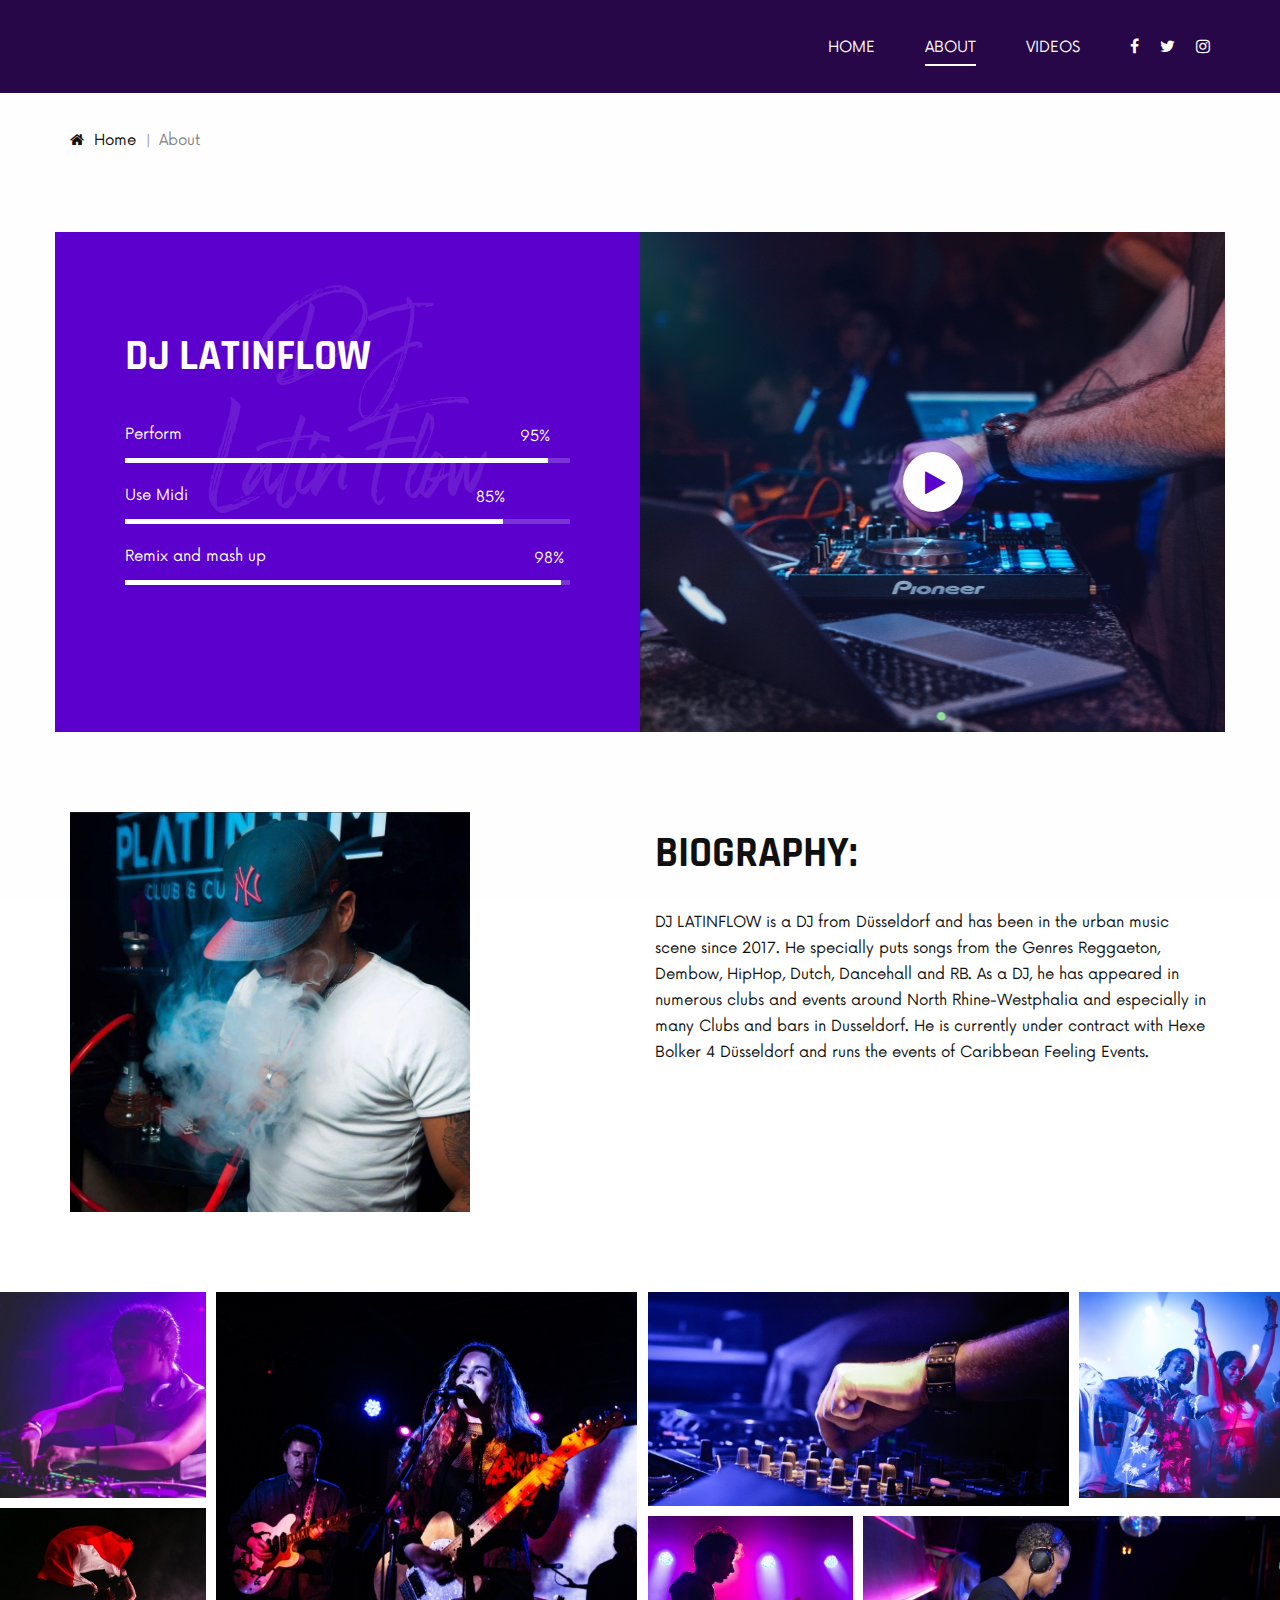
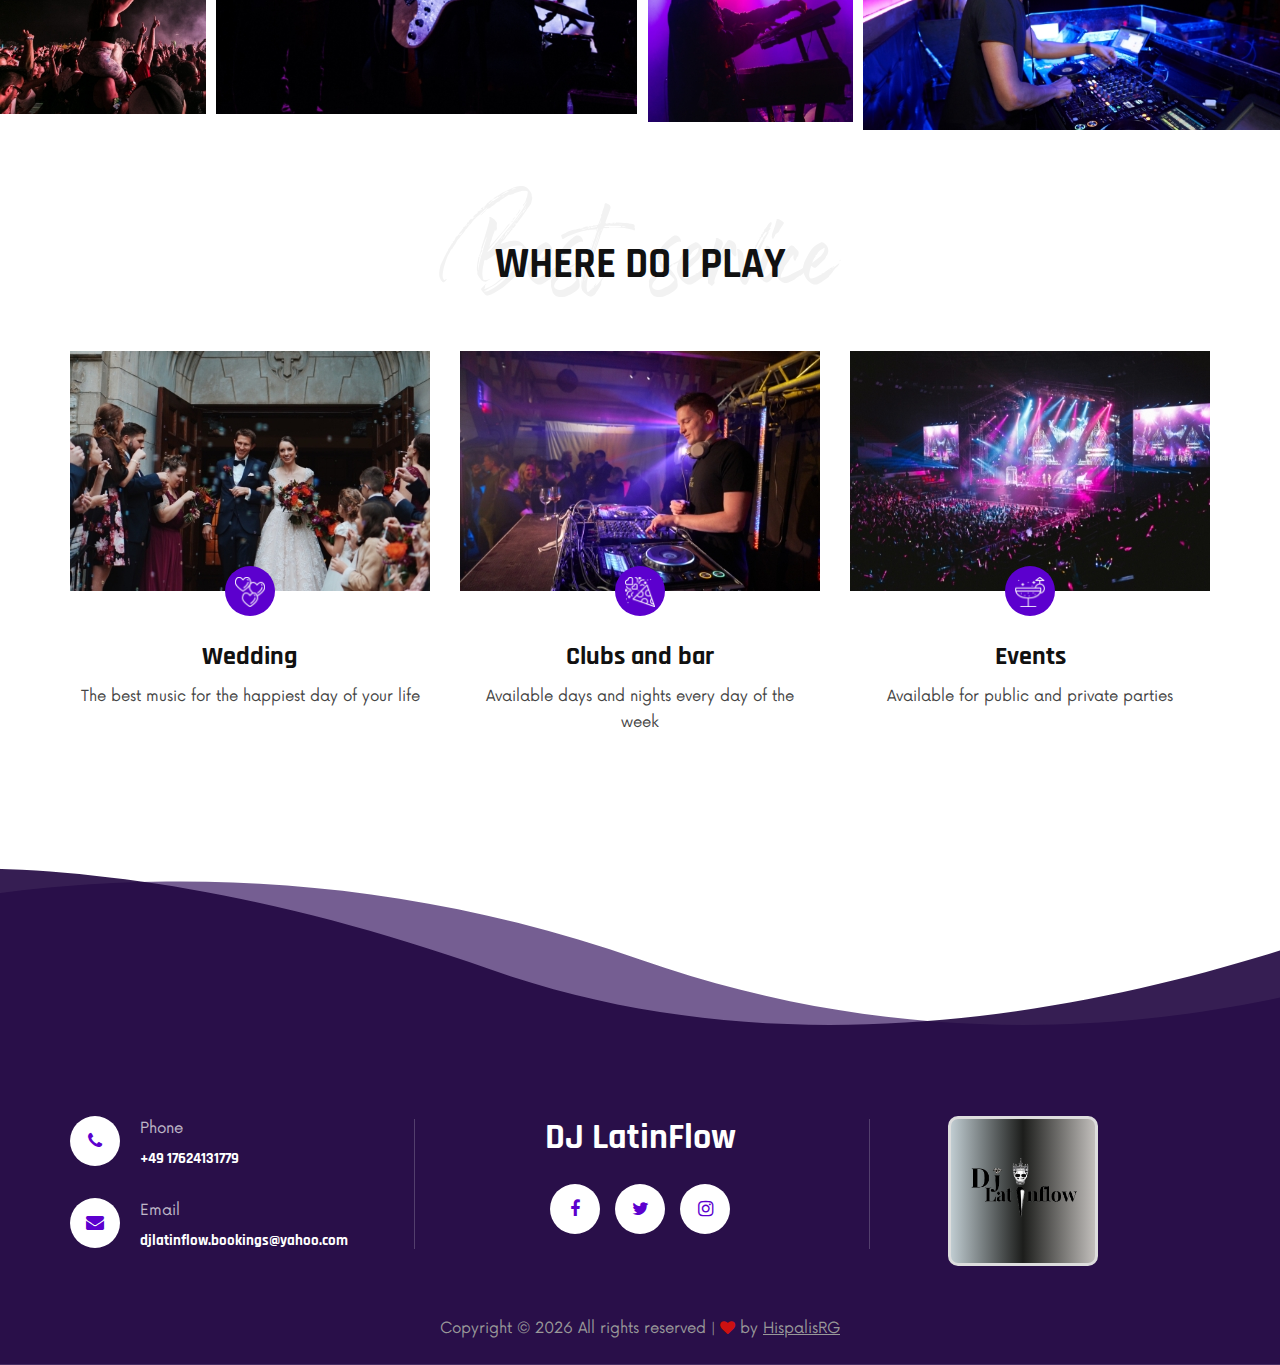
<file: about.html>
<!DOCTYPE html>
<html lang="zxx">
  <head>
    <meta charset="UTF-8" />
    <meta name="description" content="DJoz Template" />
    <meta name="keywords" content="DJoz, unica, creative, html" />
    <meta name="viewport" content="width=device-width, initial-scale=1.0" />
    <meta http-equiv="X-UA-Compatible" content="ie=edge" />
    <title>DJ LatinFlow</title>

    <!-- Google Font -->
    <link
      href="https://fonts.googleapis.com/css2?family=Rajdhani:wght@400;500;600;700&display=swap"
      rel="stylesheet"
    />

    <!-- Css Styles -->
    <link rel="stylesheet" href="css/bootstrap.min.css" type="text/css" />
    <link rel="stylesheet" href="css/font-awesome.min.css" type="text/css" />
    <link rel="stylesheet" href="css/barfiller.css" type="text/css" />
    <link rel="stylesheet" href="css/nowfont.css" type="text/css" />
    <link rel="stylesheet" href="css/rockville.css" type="text/css" />
    <link rel="stylesheet" href="css/magnific-popup.css" type="text/css" />
    <link rel="stylesheet" href="css/owl.carousel.min.css" type="text/css" />
    <link rel="stylesheet" href="css/slicknav.min.css" type="text/css" />
    <link rel="stylesheet" href="css/style.css" type="text/css" />
  </head>

  <body>
    <!-- Page Preloder -->
    <div id="preloder">
      <div class="loader"></div>
    </div>

    <!-- Header Section Begin -->
    <header class="header header--normal">
      <div class="container">
        <div class="row">
          <div class="col-lg-2 col-md-2">
            <div class="header__logo">
              <!-- <a href="./index.html"><img src="img/logo.png" alt=""></a> -->
            </div>
          </div>
          <div class="col-lg-10 col-md-10">
            <div class="header__nav">
              <nav class="header__menu mobile-menu">
                <ul>
                  <li><a href="./index.html">Home</a></li>
                  <li class="active"><a href="./about.html">About</a></li>
                  <!-- <li><a href="./discography.html">Discography</a></li> -->
                  <!-- <li><a href="./tours.html">Tours</a></li> -->
                  <li><a href="./videos.html">Videos</a></li>
                  <!-- <li><a href="#">Pages</a>
                                    <ul class="dropdown">
                                        <li><a href="./about.html">About</a></li>
                                        <li><a href="./blog.html">Blog</a></li>
                                        <li><a href="./blog-details.html">Blog Details</a></li>
                                    </ul>
                                </li> -->
                  <!-- <li><a href="./contact.html">Contact</a></li> -->
                </ul>
              </nav>
              <div class="header__right__social">
                <a href="https://www.facebook.com/DjLatinfloww"><i class="fa fa-facebook"></i></a>
                <a href="#"><i class="fa fa-twitter"></i></a>
                <a href="https://www.instagram.com/djlatinflow_official/"><i class="fa fa-instagram"></i></a>
                <!-- <a href="#"><i class="fa fa-dribbble"></i></a> -->
              </div>
            </div>
          </div>
        </div>
        <div id="mobile-menu-wrap"></div>
      </div>
    </header>
    <!-- Header Section End -->

    <!-- Breadcrumb Begin -->
    <div class="breadcrumb-option">
      <div class="container">
        <div class="row">
          <div class="col-lg-12">
            <div class="breadcrumb__links">
              <a href="#"><i class="fa fa-home"></i> Home</a>
              <span>About</span>
            </div>
          </div>
        </div>
      </div>
    </div>
    <!-- Breadcrumb End -->

    <!-- Skills Section Begin -->
    <section class="skills spad">
      <div class="container">
        <div class="row">
          <div class="col-lg-6 p-0">
            <div class="skills__content">
              <div class="section-title">
                <h2>DJ LatinFlow</h2>
                <h1>DJ LatinFlow</h1>
              </div>
              <!-- <p>
                DJ LATINFLOW ist ein DJ aus Düsseldorf und seit 2017 in der
                Urban Music - Szene unterwegs. Er legt speziell Songs aus den
                Genres Reggaeton, Dembow, HipHop, Dutch, Dancehall und RB auf.
                Als DJ hatte er schon zahlreiche Club- und
                Veranstaltungsauftritte rund um Nordrhein-Westfalen und vor
                allem in vielen Clubs und Bars in Düsseldorf. Zurzeit steht er
                unter Vertrag bei Hexe Bolker 4 Düsseldorf und leitet die
                Veranstaltungen von Caribbean Feeling Events.
              </p> -->
              <div class="skill__bar__item">
                <p>Perform</p>
                <div id="bar1" class="barfiller">
                  <span class="tip"></span>
                  <span class="fill" data-percentage="95"></span>
                </div>
              </div>
              <div class="skill__bar__item">
                <p>Use Midi</p>
                <div id="bar2" class="barfiller">
                  <span class="tip"></span>
                  <span class="fill" data-percentage="85"></span>
                </div>
              </div>
              <div class="skill__bar__item">
                <p>Remix and mash up</p>
                <div id="bar3" class="barfiller">
                  <span class="tip"></span>
                  <span class="fill" data-percentage="98"></span>
                </div>
              </div>
            </div>
          </div>
          <div class="col-lg-6 p-0">
            <div class="skills__video set-bg" data-setbg="img/skill-video.jpg">
              <a
                href="https://www.youtube.com/watch?v=S19UcWdOA-I?autoplay=1"
                class="play-btn video-popup"
                ><i class="fa fa-play"></i
              ></a>
            </div>
          </div>
        </div>
      </div>
    </section>
    <!-- Skills Section End -->

    <!-- About Section Begin -->
    <section class="about about--page spad">
      <div class="container">
        <div class="row">
          <div class="col-lg-6">
            <div class="about__pic">
              <img src="img/fumar.jpg" alt="" />
            </div>
          </div>
          <div class="col-lg-6">
            <div class="about__text">
              <div class="section-title">
                <h2>Biography:</h2>
              </div>
              <p>
                DJ LATINFLOW is a DJ from Düsseldorf and has been in the urban
                music scene since 2017. He specially puts songs from the Genres
                Reggaeton, Dembow, HipHop, Dutch, Dancehall and RB. As a DJ, he
                has appeared in numerous clubs and events around North
                Rhine-Westphalia and especially in many Clubs and bars in
                Dusseldorf. He is currently under contract with Hexe Bolker 4
                Düsseldorf and runs the events of Caribbean Feeling Events.
              </p>
              <!-- <img src="img/about/signature.png" alt=""> -->
            </div>
          </div>
        </div>
      </div>
    </section>
    <!-- About Section End -->

    <!-- About Pic Begin -->
    <div class="about-pic">
      <div class="container-fluid">
        <div class="row">
          <div class="col-lg-6">
            <div class="row">
              <div class="col-lg-4 col-md-4 col-sm-4 p-0">
                <img src="img/about/ap-1.jpg" alt="" />
                <img src="img/about/ap-2.jpg" alt="" />
              </div>
              <div class="col-lg-8 col-md-8 col-sm-8 p-0">
                <img src="img/about/ap-3.jpg" alt="" />
              </div>
            </div>
          </div>
          <div class="col-lg-6">
            <div class="row">
              <div class="col-lg-8 col-md-8 col-sm-8 p-0">
                <img src="img/about/ap-4.jpg" alt="" />
              </div>
              <div class="col-lg-4 col-md-4 col-sm-4 p-0">
                <img src="img/about/ap-5.jpg" alt="" />
              </div>
              <div class="col-lg-4 col-md-4 col-sm-4 p-0">
                <img src="img/about/ap-6.jpg" alt="" />
              </div>
              <div class="col-lg-8 col-md-8 col-sm-8 p-0">
                <img src="img/about/ap-7.jpg" alt="" />
              </div>
            </div>
          </div>
        </div>
      </div>
    </div>
    <!-- About Pic End -->

    <!-- About Services Section Begin -->
    <section class="about-services spad">
      <div class="container">
        <div class="row">
          <div class="col-lg-12">
            <div class="section-title center-title">
              <h2>WHERE DO I PLAY</h2>
              <h1>Best service</h1>
            </div>
          </div>
        </div>
        <div class="row">
          <div class="col-lg-4 col-md-6 col-sm-6">
            <div class="about__services__item">
              <div
                class="about__services__item__pic set-bg"
                data-setbg="img/services/as-1.jpg"
              >
                <div class="icon">
                  <img src="img/services/as-icon-1.png" alt="" />
                </div>
              </div>
              <div class="about__services__item__text">
                <h4>Wedding</h4>
                <p>The best music for the happiest day of your life</p>
              </div>
            </div>
          </div>
          <div class="col-lg-4 col-md-6 col-sm-6">
            <div class="about__services__item">
              <div
                class="about__services__item__pic set-bg"
                data-setbg="img/services/as-2.jpg"
              >
                <div class="icon">
                  <img src="img/services/as-icon-2.png" alt="" />
                </div>
              </div>
              <div class="about__services__item__text">
                <h4>Clubs and bar</h4>
                <p>Available days and nights every day of the week</p>
              </div>
            </div>
          </div>
          <div class="col-lg-4 col-md-6 col-sm-6">
            <div class="about__services__item">
              <div
                class="about__services__item__pic set-bg"
                data-setbg="img/services/as-3.jpg"
              >
                <div class="icon">
                  <img src="img/services/as-icon-3.png" alt="" />
                </div>
              </div>
              <div class="about__services__item__text">
                <h4>Events</h4>
                <p>Available for public and private parties</p>
              </div>
            </div>
          </div>
        </div>
      </div>
    </section>
    <!-- About Services Section End -->

    <!-- Footer Section Begin -->
    <footer
      class="footer footer--normal spad set-bg"
      data-setbg="img/footer-bg.png"
    >
      <div class="container">
        <div class="row">
          <div class="col-lg-3 col-md-6">
            <div class="footer__address">
              <ul>
                <li>
                    <i class="fa fa-phone"></i>
                    <p>Phone</p>
                    <h6>+49 17624131779</h6>
                  </li>
                  <li>
                    <i class="fa fa-envelope"></i>
                    <p>Email</p>
                    <h6>djlatinflow.bookings@yahoo.com</h6>
                  </li>
              </ul>
            </div>
          </div>
          <div class="col-lg-4 offset-lg-1 col-md-6">
            <div class="footer__social">
              <h2>DJ LatinFlow</h2>
              <div class="footer__social__links">
                <a href="https://www.facebook.com/DjLatinfloww"><i class="fa fa-facebook"></i></a>
                <a href="#"><i class="fa fa-twitter"></i></a>
                <a href="https://www.instagram.com/djlatinflow_official/"><i class="fa fa-instagram"></i></a>
                <!-- <a href="#"><i class="fa fa-dribbble"></i></a> -->
              </div>
            </div>
          </div>
          <div class="col-lg-3 offset-lg-1 col-md-6">
            <div class="footer__newslatter">
                <!-- <h4>Stay With me</h4> -->
                <h4><img class="img__logo" src="./img/logo.png" alt="" /></h4>
                <!-- <form action="#">
                    <input type="text" placeholder="Email">
                    <button type="submit"><i class="fa fa-send-o"></i></button>
                </form> -->
            </div>
        </div>
    </div>
    <!-- Link back to Colorlib can't be removed. Template is licensed under CC BY 3.0. -->
    <div class="footer__copyright__text">
        <p>Copyright &copy;
            <script>document.write(new Date().getFullYear());</script> All rights reserved | <i
                class="fa fa-heart" aria-hidden="true"></i> by <a href="#" target="_blank">HispalisRG</a>
        </p>
    </div>
        </div>
      </div>
    </footer>
    <!-- Footer Section End -->

    <!-- Js Plugins -->
    <script src="js/jquery-3.3.1.min.js"></script>
    <script src="js/bootstrap.min.js"></script>
    <script src="js/jquery.magnific-popup.min.js"></script>
    <script src="js/jquery.nicescroll.min.js"></script>
    <script src="js/jquery.barfiller.js"></script>
    <script src="js/jquery.countdown.min.js"></script>
    <script src="js/jquery.slicknav.js"></script>
    <script src="js/owl.carousel.min.js"></script>
    <script src="js/main.js"></script>

    <!-- Music Plugin -->
    <script src="js/jquery.jplayer.min.js"></script>
    <script src="js/jplayerInit.js"></script>
  </body>
</html>
</file>
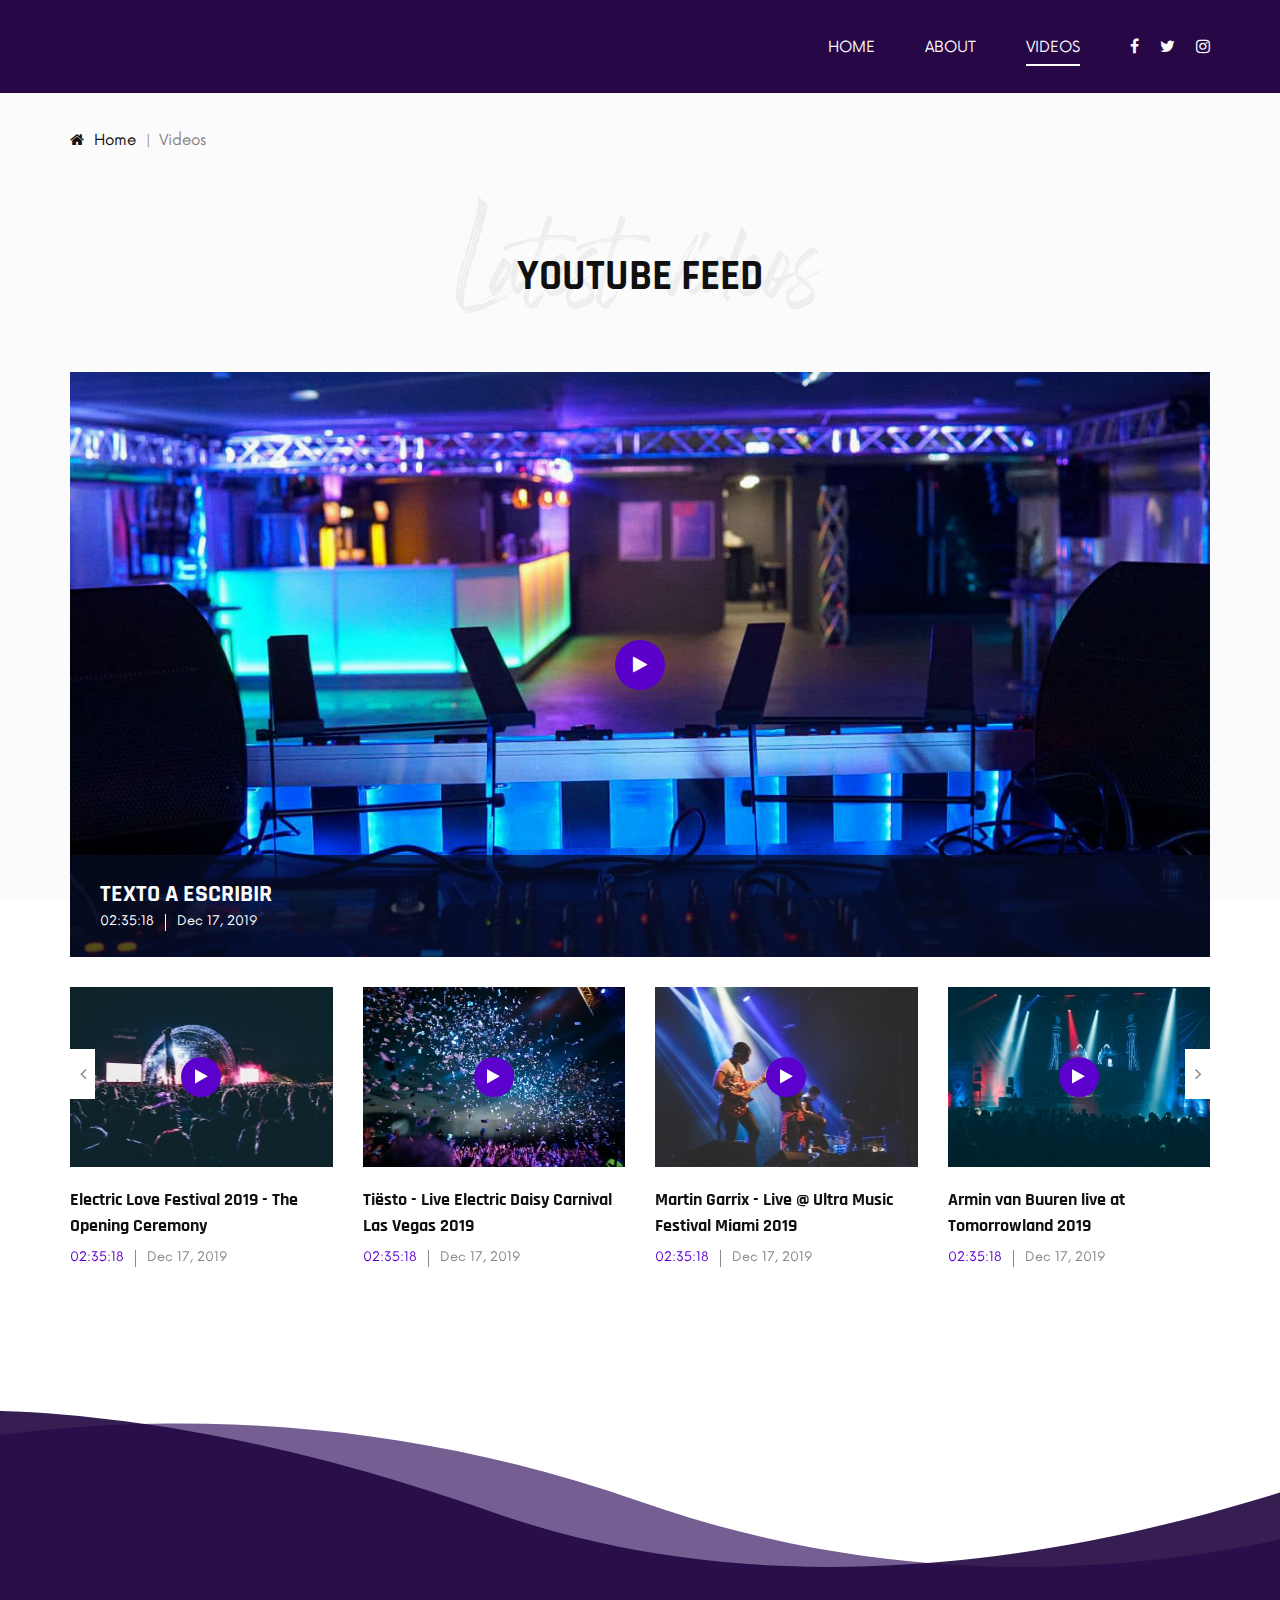
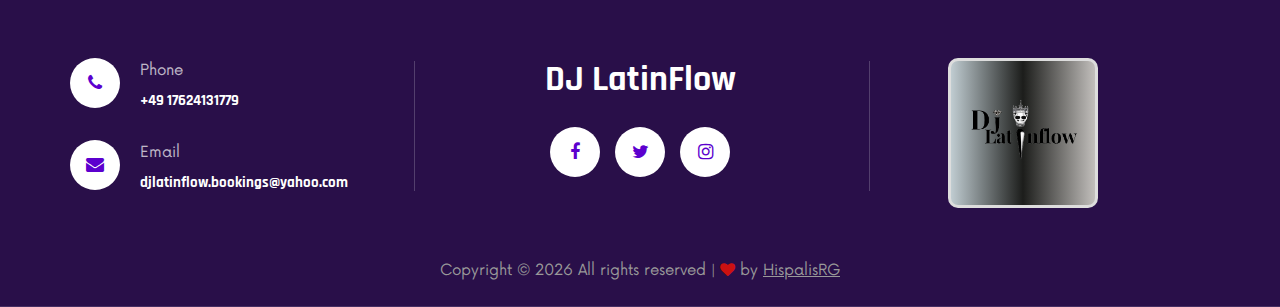
<file: videos.html>
<!DOCTYPE html>
<html lang="zxx">
  <head>
    <meta charset="UTF-8" />
    <meta name="description" content="DJoz Template" />
    <meta name="keywords" content="DJoz, unica, creative, html" />
    <meta name="viewport" content="width=device-width, initial-scale=1.0" />
    <meta http-equiv="X-UA-Compatible" content="ie=edge" />
    <title>Dj LatinFlow</title>

    <!-- Google Font -->
    <link
      href="https://fonts.googleapis.com/css2?family=Rajdhani:wght@400;500;600;700&display=swap"
      rel="stylesheet"
    />

    <!-- Css Styles -->
    <link rel="stylesheet" href="css/bootstrap.min.css" type="text/css" />
    <link rel="stylesheet" href="css/font-awesome.min.css" type="text/css" />
    <link rel="stylesheet" href="css/barfiller.css" type="text/css" />
    <link rel="stylesheet" href="css/nowfont.css" type="text/css" />
    <link rel="stylesheet" href="css/rockville.css" type="text/css" />
    <link rel="stylesheet" href="css/magnific-popup.css" type="text/css" />
    <link rel="stylesheet" href="css/owl.carousel.min.css" type="text/css" />
    <link rel="stylesheet" href="css/slicknav.min.css" type="text/css" />
    <link rel="stylesheet" href="css/style.css" type="text/css" />
  </head>

  <body>
    <!-- Page Preloder -->
    <div id="preloder">
      <div class="loader"></div>
    </div>

    <!-- Header Section Begin -->
    <header class="header header--normal">
      <div class="container">
        <div class="row">
          <div class="col-lg-2 col-md-2">
            <div class="header__logo">
              <!-- <a href="./index.html"><img src="img/logo.png" alt=""></a> -->
            </div>
          </div>
          <div class="col-lg-10 col-md-10">
            <div class="header__nav">
              <nav class="header__menu mobile-menu">
                <ul>
                  <li><a href="./index.html">Home</a></li>
                  <li><a href="./about.html">About</a></li>
                  <!-- <li><a href="./discography.html">Discography</a></li>
                                <li><a href="./tours.html">Tours</a></li> -->
                  <li class="active"><a href="./videos.html">Videos</a></li>
                  <!-- <li><a href="#">Pages</a>
                                    <ul class="dropdown">
                                        <li><a href="./about.html">About</a></li>
                                        <li><a href="./blog.html">Blog</a></li>
                                        <li><a href="./blog-details.html">Blog Details</a></li>
                                    </ul>
                                </li> -->
                  <!-- <li><a href="./contact.html">Contact</a></li> -->
                </ul>
              </nav>
              <div class="header__right__social">
                <a href="https://www.facebook.com/DjLatinfloww"
                  ><i class="fa fa-facebook"></i
                ></a>
                <a href="#"><i class="fa fa-twitter"></i></a>
                <a href="https://www.instagram.com/djlatinflow_official/"
                  ><i class="fa fa-instagram"></i
                ></a>
                <!-- <a href="#"><i class="fa fa-dribbble"></i></a> -->
              </div>
            </div>
          </div>
        </div>
        <div id="mobile-menu-wrap"></div>
      </div>
    </header>
    <!-- Header Section End -->

    <!-- Breadcrumb Begin -->
    <div class="breadcrumb-option">
      <div class="container">
        <div class="row">
          <div class="col-lg-12">
            <div class="breadcrumb__links">
              <a href="#"><i class="fa fa-home"></i> Home</a>
              <span>Videos</span>
            </div>
          </div>
        </div>
      </div>
    </div>
    <!-- Breadcrumb End -->

    <!-- Video Section Begin -->
    <section class="videos spad">
      <div class="container">
        <div class="row">
          <div class="col-lg-12">
            <div class="section-title center-title">
              <h2>YOutube feed</h2>
              <h1>Latest videos</h1>
            </div>
            <div
              class="videos__large__item set-bg"
              data-setbg="img/about/xone.png"
            >
              <a
                href="https://www.youtube.com/watch?v=yJg-Y5byMMw?autoplay=1"
                class="play-btn video-popup"
                ><i class="fa fa-play"></i
              ></a>
              <div class="videos__large__item__text">
                <h4>TEXTO A ESCRIBIR</h4>
                <ul>
                  <li>02:35:18</li>
                  <li>Dec 17, 2019</li>
                </ul>
              </div>
            </div>
            <div class="row">
              <div class="videos__slider owl-carousel">
                <div class="col-lg-3">
                  <div class="videos__item">
                    <div
                      class="videos__item__pic set-bg"
                      data-setbg="img/videos/videos-1.jpg"
                    >
                      <a
                        href="https://www.youtube.com/watch?v=yJg-Y5byMMw?autoplay=1"
                        class="play-btn video-popup"
                        ><i class="fa fa-play"></i
                      ></a>
                    </div>
                    <div class="videos__item__text">
                      <h5>
                        Electric Love Festival 2019 - The Opening Ceremony
                      </h5>
                      <ul>
                        <li>02:35:18</li>
                        <li>Dec 17, 2019</li>
                      </ul>
                    </div>
                  </div>
                </div>
                <div class="col-lg-3">
                  <div class="videos__item">
                    <div
                      class="videos__item__pic set-bg"
                      data-setbg="img/videos/videos-2.jpg"
                    >
                      <a
                        href="https://www.youtube.com/watch?v=K4DyBUG242c?autoplay=1"
                        class="play-btn video-popup"
                        ><i class="fa fa-play"></i
                      ></a>
                    </div>
                    <div class="videos__item__text">
                      <h5>
                        Tiësto - Live Electric Daisy Carnival Las Vegas 2019
                      </h5>
                      <ul>
                        <li>02:35:18</li>
                        <li>Dec 17, 2019</li>
                      </ul>
                    </div>
                  </div>
                </div>
                <div class="col-lg-3">
                  <div class="videos__item">
                    <div
                      class="videos__item__pic set-bg"
                      data-setbg="img/videos/videos-3.jpg"
                    >
                      <a
                        href="https://www.youtube.com/watch?v=3nQNiWdeH2Q?autoplay=1"
                        class="play-btn video-popup"
                        ><i class="fa fa-play"></i
                      ></a>
                    </div>
                    <div class="videos__item__text">
                      <h5>
                        Martin Garrix - Live @ Ultra Music Festival Miami 2019
                      </h5>
                      <ul>
                        <li>02:35:18</li>
                        <li>Dec 17, 2019</li>
                      </ul>
                    </div>
                  </div>
                </div>
                <div class="col-lg-3">
                  <div class="videos__item">
                    <div
                      class="videos__item__pic set-bg"
                      data-setbg="img/videos/videos-4.jpg"
                    >
                      <a
                        href="https://www.youtube.com/watch?v=Srqs4CitU2U?autoplay=1"
                        class="play-btn video-popup"
                        ><i class="fa fa-play"></i
                      ></a>
                    </div>
                    <div class="videos__item__text">
                      <h5>Armin van Buuren live at Tomorrowland 2019</h5>
                      <ul>
                        <li>02:35:18</li>
                        <li>Dec 17, 2019</li>
                      </ul>
                    </div>
                  </div>
                </div>
                <div class="col-lg-3">
                  <div class="videos__item">
                    <div
                      class="videos__item__pic set-bg"
                      data-setbg="img/videos/videos-3.jpg"
                    >
                      <a
                        href="https://www.youtube.com/watch?v=vBGiFtb8Rpw?autoplay=1"
                        class="play-btn video-popup"
                        ><i class="fa fa-play"></i
                      ></a>
                    </div>
                    <div class="videos__item__text">
                      <h5>
                        Martin Garrix - Live @ Ultra Music Festival Miami 2019
                      </h5>
                      <ul>
                        <li>02:35:18</li>
                        <li>Dec 17, 2019</li>
                      </ul>
                    </div>
                  </div>
                </div>
              </div>
            </div>
          </div>
        </div>
      </div>
    </section>
    <!-- Video Section End -->

    <!-- Footer Section Begin -->
    <footer
      class="footer footer--normal spad set-bg"
      data-setbg="img/footer-bg.png"
    >
      <div class="container">
        <div class="row">
          <div class="col-lg-3 col-md-6">
            <div class="footer__address">
              <ul>
                <li>
                  <i class="fa fa-phone"></i>
                  <p>Phone</p>
                  <h6>+49 17624131779</h6>
                </li>
                <li>
                  <i class="fa fa-envelope"></i>
                  <p>Email</p>
                  <h6>djlatinflow.bookings@yahoo.com</h6>
                </li>
              </ul>
            </div>
          </div>
          <div class="col-lg-4 offset-lg-1 col-md-6">
            <div class="footer__social">
              <h2>DJ LatinFlow</h2>
              <div class="footer__social__links">
                <a href="https://www.facebook.com/DjLatinfloww"
                  ><i class="fa fa-facebook"></i
                ></a>
                <a href="#"><i class="fa fa-twitter"></i></a>
                <a href="https://www.instagram.com/djlatinflow_official/"
                  ><i class="fa fa-instagram"></i
                ></a>
              </div>
            </div>
          </div>
          <div class="col-lg-3 offset-lg-1 col-md-6">
            <div class="footer__newslatter">
              <h4><img class="img__logo" src="./img/logo.png" alt="" /></h4>
              <!-- <form action="#">
                            <input type="text" placeholder="Email">
                            <button type="submit"><i class="fa fa-send-o"></i></button>
                        </form> -->
            </div>
          </div>
        </div>
        <div class="footer__copyright__text">
          <p>
            Copyright &copy;
            <script>
              document.write(new Date().getFullYear());
            </script>
            All rights reserved |
            <i class="fa fa-heart" aria-hidden="true"></i> by
            <a href="#" target="_blank">HispalisRG</a>
          </p>
        </div>
      </div>
    </footer>
    <!-- Footer Section End -->

    <!-- Js Plugins -->
    <script src="js/jquery-3.3.1.min.js"></script>
    <script src="js/bootstrap.min.js"></script>
    <script src="js/jquery.magnific-popup.min.js"></script>
    <script src="js/jquery.nicescroll.min.js"></script>
    <script src="js/jquery.barfiller.js"></script>
    <script src="js/jquery.countdown.min.js"></script>
    <script src="js/jquery.slicknav.js"></script>
    <script src="js/owl.carousel.min.js"></script>
    <script src="js/main.js"></script>

    <!-- Music Plugin -->
    <script src="js/jquery.jplayer.min.js"></script>
    <script src="js/jplayerInit.js"></script>
  </body>
</html>
</file>
<file: css/barfiller.css>
.barfiller {
    width:100%;
    height:12px;
    background:#fcfcfc;
    border:1px solid #ccc;
    position:relative;
    margin-bottom:20px;
    box-shadow: inset 1px 4px 9px -6px rgba(0,0,0,.5); 
    -moz-box-shadow: inset 1px 4px 9px -6px rgba(0,0,0,.5); 
}

.barfiller .fill {
    display:block;
    position:relative;
    width:0px;
    height:100%;
    background:#333;
    z-index:1;
}

.barfiller .tipWrap {
    display:none;
}

.barfiller .tip {
    margin-top:-30px;
    padding:2px 4px;
    font-size:11px;
    color:#fff;
    left:0px;
    position:absolute;
    z-index:2;
    background: #333;
} 

.barfiller .tip:after {
    border:solid;
    border-color:rgba(0,0,0,.8) transparent;
    border-width:6px 6px 0 6px;
    content:"";
    display:block;
    position:absolute;
    left:9px;
    top:100%;
    z-index:9
}
</file>
<file: css/nowfont.css>
/* #### Generated By: http://www.cufonfonts.com #### */

@font-face {
font-family: 'Now Regular';
font-style: normal;
font-weight: normal;
src: local('Now Regular'), url('../fonts/Now-Regular.woff') format('woff');
}


@font-face {
font-family: 'Now Thin';
font-style: normal;
font-weight: normal;
src: local('Now Thin'), url('../fonts/Now-Thin.woff') format('woff');
}


@font-face {
font-family: 'Now Light';
font-style: normal;
font-weight: normal;
src: local('Now Light'), url('../fonts/Now-Light.woff') format('woff');
}


@font-face {
font-family: 'Now Medium';
font-style: normal;
font-weight: normal;
src: local('Now Medium'), url('../fonts/Now-Medium.woff') format('woff');
}


@font-face {
font-family: 'Now Bold';
font-style: normal;
font-weight: normal;
src: local('Now Bold'), url('../fonts/Now-Bold.woff') format('woff');
}


@font-face {
font-family: 'Now Black';
font-style: normal;
font-weight: normal;
src: local('Now Black'), url('../fonts/Now-Black.woff') format('woff');
}
</file>
<file: css/rockville.css>
@font-face {
font-family: 'Rockville Solid Regular';
font-style: normal;
font-weight: normal;
src: local('Rockville Solid Regular'), url('../fonts/Rockville Solid.woff') format('woff');
}
</file>
<file: css/style.css>
/******************************************************************
  Template Name: DJoz
  Description:  DJoz Music HTML Template
  Author: Colorlib
  Author URI: https://colorlib.com
  Version: 1.0
  Created: Colorlib
******************************************************************/

/*------------------------------------------------------------------
[Table of contents]

1.  Template default CSS
	1.1	Variables
	1.2	Mixins
	1.3	Flexbox
	1.4	Reset
2.  Helper Css
3.  Header Section
4.  Hero Section
5.  Services Section
6.  Track Section
7.  Countdown Section
8.  Team Section
9.  Contact
10.  Footer Style
-------------------------------------------------------------------*/

/*----------------------------------------*/

/* Template default CSS
/*----------------------------------------*/

html,
body {
	height: 100%;
	font-family: "Now Regular";
	-webkit-font-smoothing: antialiased;
}

h1,
h2,
h3,
h4,
h5,
h6 {
	margin: 0;
	color: #111111;
	font-weight: 400;
	font-family: "Rajdhani", sans-serif;
}

h1 {
	font-size: 70px;
}

h2 {
	font-size: 36px;
}

h3 {
	font-size: 30px;
}

h4 {
	font-size: 24px;
}

h5 {
	font-size: 18px;
}

h6 {
	font-size: 16px;
}

p {
	font-size: 15px;
	font-family: "Now Regular";
	color: #444444;
	font-weight: 400;
	line-height: 26px;
	margin: 0 0 15px 0;
}

img {
	max-width: 100%;
}

.img__logo {
	border: 3px solid #dddddd;
  border-radius: 10px;
  padding: 5px;
  width: 150px;
  background: linear-gradient(0.25turn, #c0ccd1, #1c1d1b, #c2bfbc);

}

.img__logo:hover {
	box-shadow: 0 0 2px 1px rgba(238, 241, 20, 0.5);
}

input:focus,
select:focus,
button:focus,
textarea:focus {
	outline: none;
}

a:hover,
a:focus {
	text-decoration: none;
	outline: none;
	color: #ffffff;
}

ul,
ol {
	padding: 0;
	margin: 0;
}

/*---------------------
  Helper CSS
-----------------------*/

.section-title {
	margin-bottom: 40px;
	position: relative;
	z-index: 1;
}

.section-title.center-title {
	text-align: center;
}

.section-title h2 {
	font-size: 42px;
	color: #111111;
	font-weight: 700;
	text-transform: uppercase;
}

.section-title h1 {
	font-size: 100px;
	color: #f2f2f2;
	font-family: "Rockville Solid Regular";
	position: absolute;
	left: 0;
	top: -45px;
	width: 100%;
	z-index: -1;
}

.set-bg {
	background-repeat: no-repeat;
	background-size: cover;
	background-position: top center;
	
}

.spad {
	padding-top: 100px;
	padding-bottom: 100px;
}

.text-white h1,
.text-white h2,
.text-white h3,
.text-white h4,
.text-white h5,
.text-white h6,
.text-white p,
.text-white span,
.text-white li,
.text-white a {
	color: #fff;
}

/* buttons */

.primary-btn {
	display: inline-block;
	font-size: 15px;
	text-transform: uppercase;
	padding: 14px 25px 12px;
	color: #ffffff;
	background: #5c00ce;
	letter-spacing: 2px;
}

.primary-btn.border-btn {
	background: transparent;
	border: 2px solid #5c00ce;
	color: #111111;
}

.site-btn {
	font-size: 15px;
	color: #ffffff;
	background: #5c00ce;
	font-weight: 700;
	letter-spacing: 2px;
	border: none;
	text-transform: uppercase;
	display: inline-block;
	padding: 14px 30px;
	width: 100%;
}

/* Preloder */

#preloder {
	position: fixed;
	width: 100%;
	height: 100%;
	top: 0;
	left: 0;
	z-index: 999999;
	background: #000;
}

.loader {
	width: 40px;
	height: 40px;
	position: absolute;
	top: 50%;
	left: 50%;
	margin-top: -13px;
	margin-left: -13px;
	border-radius: 60px;
	animation: loader 0.8s linear infinite;
	-webkit-animation: loader 0.8s linear infinite;
}

@keyframes loader {
	0% {
		-webkit-transform: rotate(0deg);
		transform: rotate(0deg);
		border: 4px solid #f44336;
		border-left-color: transparent;
	}

	50% {
		-webkit-transform: rotate(180deg);
		transform: rotate(180deg);
		border: 4px solid #673ab7;
		border-left-color: transparent;
	}

	100% {
		-webkit-transform: rotate(360deg);
		transform: rotate(360deg);
		border: 4px solid #f44336;
		border-left-color: transparent;
	}
}

@-webkit-keyframes loader {
	0% {
		-webkit-transform: rotate(0deg);
		border: 4px solid #f44336;
		border-left-color: transparent;
	}

	50% {
		-webkit-transform: rotate(180deg);
		border: 4px solid #673ab7;
		border-left-color: transparent;
	}

	100% {
		-webkit-transform: rotate(360deg);
		border: 4px solid #f44336;
		border-left-color: transparent;
	}
}

/*---------------------
  Header
-----------------------*/

.header {
	background: rgba(42, 1, 74, 0.5);
	position: absolute;
	left: 0;
	top: 0;
	width: 100%;
	z-index: 9;
}

.header.header--normal {
	position: relative;
	background: #290849;
}

.header__logo {
	
	height: 50px;
	padding-bottom: 50px;
	display: block;
}

.header__logo a {
	display: inline-block;
}

.header__nav {
	text-align: right;
}

.header__menu {
	padding: 31px 0 27px;
	display: inline-block;
	margin-right: 45px;
}

.header__menu ul li {
	list-style: none;
	display: inline-block;
	margin-right: 45px;
	position: relative;
}

.header__menu ul li.active a:after {
	opacity: 1;
}

.header__menu ul li:hover a:after {
	opacity: 1;
}

.header__menu ul li:hover .dropdown {
	top: 34px;
	opacity: 1;
	visibility: visible;
}

.header__menu ul li:last-child {
	margin-right: 0;
}

.header__menu ul li .dropdown {
	position: absolute;
	left: 0;
	top: 56px;
	width: 150px;
	background: #111111;
	text-align: left;
	padding: 2px 0;
	z-index: 9;
	opacity: 0;
	visibility: hidden;
	-webkit-transition: all, 0.3s;
	-o-transition: all, 0.3s;
	transition: all, 0.3s;
}

.header__menu ul li .dropdown li {
	display: block;
	margin-right: 0;
}

.header__menu ul li .dropdown li a {
	font-size: 14px;
	color: #ffffff;
	font-weight: 400;
	padding: 8px 20px;
	text-transform: capitalize;
}

.header__menu ul li .dropdown li a:after {
	display: none;
}

.header__menu ul li a {
	font-size: 15px;
	text-transform: uppercase;
	color: #ffffff;
	display: block;
	padding: 6px 0;
	position: relative;
}

.header__menu ul li a:after {
	position: absolute;
	left: 0;
	bottom: 0;
	width: 100%;
	height: 2px;
	background: #ffffff;
	content: "";
	-webkit-transition: all, 0.5s;
	-o-transition: all, 0.5s;
	transition: all, 0.5s;
	opacity: 0;
}

.header__right__social {
	display: inline-block;
}

.header__right__social a {
	display: inline-block;
	font-size: 16px;
	color: #ffffff;
	margin-right: 16px;
}

.header__right__social a:last-child {
	margin-right: 0;
}

.slicknav_menu {
	display: none;
}

/*---------------------
  Hero
-----------------------*/

.hero {
	padding-top: 400px;
	padding-bottom: 295px;
	position: relative;
}

.hero__text {
	text-align: center;
}

.hero__text span {
	color: #ffffff;
	text-transform: uppercase;
	letter-spacing: 6px;
}

.hero__text h1 {
	font-size: 110px;
	font-family: "Rockville Solid Regular";
	color: #ffffff;
	margin-bottom: 20px;
	margin-top: 22px;
}

.hero__text p {
	color: #ffffff;
	margin-bottom: 20px;
}

.hero__text .play-btn {
	font-size: 26px;
	color: #5c00ce;
	height: 90px;
	width: 90px;
	border-radius: 50%;
	background: rgba(255, 255, 255, 0.3);
	display: inline-block;
	line-height: 90px;
	text-align: center;
	position: relative;
	z-index: 1;
}

.hero__text .play-btn i {
	position: relative;
	top: 2px;
	left: 2px;
}

.hero__text .play-btn:after {
	position: absolute;
	left: 15px;
	top: 15px;
	height: 60px;
	width: 60px;
	background: #ffffff;
	border-radius: 50%;
	content: "";
	z-index: -1;
}

.linear__icon {
	position: absolute;
	left: 50%;
	bottom: 0;
	margin-left: -16px;
	-webkit-animation: mymove 0.5s infinite alternate;
	animation: mymove 0.5s infinite alternate;
}

.linear__icon i {
	font-size: 50px;
	color: #5c00ce;
}

@-webkit-keyframes mymove {
	0% {
		bottom: 0;
	}

	100% {
		bottom: -10px;
	}
}

@keyframes mymove {
	0% {
		bottom: 0;
	}

	100% {
		bottom: -10px;
	}
}

/*---------------------
  Events
-----------------------*/

.event {
	padding-bottom: 60px;
}

.event .section-title {
	margin-bottom: 10px;
	position: relative;
}

.event .section-title:after {
	position: absolute;
	right: 46px;
	top: 25px;
	height: 2px;
	width: 775px;
	background: rgba(225, 225, 225, 0.3);
	content: "";
	z-index: -1;
}

.event__slider .col-lg-4 {
	max-width: 100%;
}

.event__slider.owl-carousel .owl-stage-outer {
	padding-top: 30px;
	padding-bottom: 40px;
}

.event__slider.owl-carousel .owl-nav {
	position: absolute;
	right: 15px;
	top: -50px;
}

.event__slider.owl-carousel .owl-nav button {
	font-size: 22px;
	color: #111111;
	opacity: 0.5;
	margin-right: 10px;
}

.event__slider.owl-carousel .owl-nav button:last-child {
	margin-right: 0;
}

.event__item {
	-webkit-box-shadow: 0px 3px 15px rgba(22, 41, 124, 0.1);
	box-shadow: 0px 3px 15px rgba(22, 41, 124, 0.1);
}

.event__item__pic {
	height: 360px;
	position: relative;
}

.event__item__pic .tag-date {
	position: absolute;
	left: 0;
	bottom: -21px;
	width: 100%;
	text-align: center;
}

.event__item__pic .tag-date span {
	font-size: 15px;
	color: #ffffff;
	display: inline-block;
	background: #5c00ce;
	padding: 12px 8px 9px 20px;
}

.event__item__text {
	text-align: center;
	padding: 45px 10px 25px;
}

.event__item__text h4 {
	font-size: 26px;
	font-weight: 700;
	color: #111111;
	margin-bottom: 10px;
}

.event__item__text p {
	color: #888888;
	margin-bottom: 0;
}

.event__item__text p i {
	color: #5c00ce;
	margin-right: 8px;
	font-size: 17px;
}

/*---------------------
  Track
-----------------------*/

.track {
	padding-top: 120px;
	padding-bottom: 40px;
	overflow: hidden;
}

.track .section-title {
	margin-bottom: 105px;
}

.track__content {
	height: 502px;
	overflow-y: auto;
}

.track__all {
	text-align: right;
	margin-bottom: 100px;
}

.jp-play {
	position: relative;
	height: 50px;
	width: 50px;
	background: transparent;
	border: 2px solid #e1e1e1;
	border-radius: 50%;
}

.jp-play:after {
	position: absolute;
	display: block;
	left: 17px;
	top: 12px;
	width: 16px;
	height: 20px;
	background: url(../img/play-default.png);
	content: "";
}

.jp-state-playing .jp-play {
	background: #5c00ce !important;
	border-color: #5c00ce !important;
}

.jp-state-playing .jp-play:after {
	background: url(../img/pause.png) !important;
	left: 15px;
	top: 12px;
}

.jp-audio .jp-play:focus {
	background: #5c00ce !important;
	border-color: #5c00ce !important;
}

.jp-audio .jp-play:focus:after {
	background: url(../img/play.png);
}

.jp-seek-bar>div {
	height: 5px;
	background: #e1e1e1;
	cursor: pointer;
	width: 245px;
}

.player_bars {
	width: 350px;
	display: table;
	padding-left: 50px;
	position: relative;
	padding-top: 25px;
	float: left;
	margin-right: 30px;
}

.jp-play-bar {
	position: relative;
	height: 100%;
	background: #5c00ce;
	overflow: visible !important;
}

.jp-current-time {
	font-size: 15px;
	color: #111111;
	position: absolute;
	left: -50px;
	top: -9px;
}

.jp-duration {
	font-size: 15px;
	color: #111111;
	position: absolute;
	right: 0;
	top: 16px;
}

.player_controls_box {
	width: 50px;
	float: left;
	margin-right: 20px;
}

.jp-mute {
	font-size: 18px;
	border: none;
	background: none;
	color: #111111;
	position: absolute;
	left: 0;
	top: 13px;
}

.jp-volume-bar {
	height: 5px;
	width: 70px;
	background: #e1e1e1;
	cursor: pointer;
}

.jp-volume-bar-value {
	background: #5c00ce;
	height: 100%;
}

.jp-volume-controls {
	position: relative;
	width: 95px;
	float: left;
	padding-left: 30px;
	padding-top: 25px;
}

.single_player_container {
	overflow: hidden;
	margin-bottom: 40px;
}

.single_player_container:last-child {
	margin-bottom: 0;
}

.single_player_container h4 {
	font-size: 26px;
	color: #111111;
	font-weight: 700;
	margin-bottom: 20px;
	text-transform: uppercase;
}

.track__pic {
	position: relative;
	z-index: 1;
}

.track__pic:after {
	position: absolute;
	left: 0;
	top: 0;
	width: 100%;
	height: 100%;
	background: #f5f5f5;
	content: "";
	z-index: -1;
}

.track__pic img {
	position: relative;
	top: -50px;
	width: calc(100% - 40px);
	margin-left: 40px;
	height: 502px;
}

/*---------------------
  Youtube
-----------------------*/

.youtube {
	padding-bottom: 50px;
}

.youtube .section-title {
	text-align: center;
}

.youtube .section-title h1 {
	font-size: 90px;
}

.youtube__item {
	-webkit-transition: all, 0.3s;
	-o-transition: all, 0.3s;
	transition: all, 0.3s;
	margin-bottom: 30px;
}

.youtube__item:hover {
	-webkit-box-shadow: 0px 3px 30px rgba(22, 41, 124, 0.1);
	box-shadow: 0px 3px 30px rgba(22, 41, 124, 0.1);
}

.youtube__item__pic {
	height: 240px;
	display: -webkit-box;
	display: -ms-flexbox;
	display: flex;
	-webkit-box-align: center;
	-ms-flex-align: center;
	align-items: center;
	-webkit-box-pack: center;
	-ms-flex-pack: center;
	justify-content: center;
}

.youtube__item__pic .play-btn {
	font-size: 16px;
	color: #5c00ce;
	height: 60px;
	width: 60px;
	border-radius: 50%;
	background: rgba(255, 255, 255, 0.3);
	display: inline-block;
	line-height: 60px;
	text-align: center;
	position: relative;
	z-index: 1;
}

.youtube__item__pic .play-btn i {
	position: relative;
	top: 2px;
	left: 2px;
}

.youtube__item__pic .play-btn:after {
	position: absolute;
	left: 10px;
	top: 10px;
	height: 40px;
	width: 40px;
	background: #ffffff;
	border-radius: 50%;
	content: "";
	z-index: -1;
}

.youtube__item__text {
	padding: 25px 30px 20px 20px;
	background: #ffffff;
}

.youtube__item__text h4 {
	font-size: 26px;
	color: #111111;
	line-height: 34px;
	font-weight: 700;
}

/*---------------------
  Countdown
-----------------------*/

.countdown {
	padding-bottom: 560px;
}

.countdown.countdown--page {
	padding-top: 150px;
	padding-bottom: 150px;
}

.countdown__text {
	text-align: center;
	margin-bottom: 36px;
}

.countdown__text h1 {
	font-size: 90px;
	color: #ffffff;
	font-family: "Rockville Solid Regular";
	color: #ffffff;
	margin-bottom: 25px;
}

.countdown__text h4 {
	font-size: 26px;
	font-family: "Now Regular";
	color: #ffffff;
	text-transform: uppercase;
	letter-spacing: 4px;
}

.countdown__timer {
	text-align: center;
	margin-bottom: 30px;
}

.countdown__item {
	display: inline-block;
	margin-right: 80px;
	margin-bottom: 30px;
}

.countdown__item:last-child {
	margin-right: 0;
}

.countdown__item span {
	font-size: 90px;
	font-family: "Rajdhani", sans-serif;
	font-weight: 700;
	color: #ffffff;
	display: block;
	line-height: 100px;
}

.countdown__item p {
	color: #ffffff;
	letter-spacing: 4px;
	text-transform: uppercase;
	margin-bottom: 0;
}

.buy__tickets {
	text-align: center;
}

/*---------------------
  Discography
-----------------------*/

.discography {
	padding-bottom: 40px;
	padding-top: 120px;
	overflow: hidden;
}

.discography .section-title {
	margin-bottom: 90px;
}

.discography__item {
	margin-bottom: 45px;
	-webkit-box-shadow: 0px 5px 10px rgba(22, 41, 124, 0.1);
	box-shadow: 0px 5px 10px rgba(22, 41, 124, 0.1);
}

.discography__item__pic img {
	min-width: 100%;
}

.discography__item__text {
	padding: 25px 30px 35px;
	text-align: center;
}

.discography__item__text span {
	font-size: 18px;
	color: #5c00ce;
	font-weight: 700;
}

.discography__item__text h4 {
	font-size: 22px;
	text-transform: uppercase;
	color: #111111;
	margin-top: 10px;
	margin-bottom: 25px;
}

.discography__item__text a {
	display: inline-block;
	margin-right: 10px;
}

.discography__item__text a:last-child {
	margin-right: 0;
}

.pagination__links {
	text-align: center;
	padding-top: 10px;
}

.pagination__links.blog__pagination {
	text-align: left;
}

.pagination__links a {
	display: inline-block;
	font-size: 15px;
	color: #111111;
	text-transform: uppercase;
	letter-spacing: 2px;
	background: #f2f2f2;
	-webkit-transition: all, 0.3s;
	-o-transition: all, 0.3s;
	transition: all, 0.3s;
	margin-right: 6px;
	margin-bottom: 5px;
	padding: 14px 22px 12px;
}

.pagination__links a:last-child {
	margin-right: 0;
}

.pagination__links a:hover {
	background: #290849;
	color: #ffffff;
}

/*---------------------
  Footer
-----------------------*/

.footer {
	padding-top: 300px;
	padding-bottom: 60px;
	margin-top: -547px;
	height: 549px;
}

.footer.footer--normal {
	margin-top: 0;
}

.footer__address {
	margin-bottom: 50px;
}

.footer__address ul li {
	list-style: none;
	padding-left: 70px;
	position: relative;
	margin-bottom: 30px;
}

.footer__address ul li:last-child {
	margin-bottom: 0;
}

.footer__address ul li i {
	font-size: 18px;
	color: #5c00ce;
	height: 50px;
	width: 50px;
	background: #ffffff;
	border-radius: 50%;
	line-height: 50px;
	text-align: center;
	position: absolute;
	left: 0;
	top: 0;
}

.footer__address ul li p {
	color: #ffffff;
	opacity: 0.7;
	margin-bottom: 8px;
}

.footer__address ul li h6 {
	font-size: 15px;
	font-weight: 700;
	color: #ffffff;
}

.footer__social {
	text-align: center;
	position: relative;
	margin-bottom: 50px;
}

.footer__social::before {
	position: absolute;
	left: -46px;
	top: 3px;
	width: 1px;
	height: 130px;
	background: rgba(255, 255, 255, 0.2);
	content: "";
}

.footer__social::after {
	position: absolute;
	right: -50px;
	top: 3px;
	width: 1px;
	height: 130px;
	background: rgba(255, 255, 255, 0.2);
	content: "";
}

.footer__social h2 {
	color: #ffffff;
	font-weight: 700;
	margin-bottom: 25px;
}

.footer__social .footer__social__links a {
	font-size: 18px;
	color: #5c00ce;
	height: 50px;
	width: 50px;
	background: #ffffff;
	border-radius: 50%;
	line-height: 50px;
	text-align: center;
	display: inline-block;
	margin-right: 10px;
}

.footer__social .footer__social__links a:last-child {
	margin-right: 0;
}

.footer__newslatter {
	margin-bottom: 50px;
}

.footer__newslatter h4 {
	font-size: 26px;
	color: #ffffff;
	font-weight: 700;
	margin-bottom: 30px;
}

.footer__newslatter form {
	position: relative;
}

.footer__newslatter form input {
	height: 50px;
	font-size: 15px;
	color: #ffffff;
	width: 100%;
	background: transparent;
	border: 1px solid rgba(255, 255, 255, 0.2);
	padding-left: 20px;
}

.footer__newslatter form input::-webkit-input-placeholder {
	color: #ffffff;
}

.footer__newslatter form input::-moz-placeholder {
	color: #ffffff;
}

.footer__newslatter form input:-ms-input-placeholder {
	color: #ffffff;
}

.footer__newslatter form input::-ms-input-placeholder {
	color: #ffffff;
}

.footer__newslatter form input::placeholder {
	color: #ffffff;
}

.footer__newslatter form button {
	font-size: 18px;
	color: #5c00ce;
	position: absolute;
	right: 0;
	top: 0;
	height: 100%;
	padding: 0 16px;
	background: #ffffff;
	border: none;
}

.footer__copyright__text {
	text-align: center;
}

.footer__copyright__text p {
	color: #999999;
}

.footer__copyright__text a {
	color: #999999;
	text-decoration: underline;
}

.footer__copyright__text a:hover {
	color: #5c00ce;
}

.footer__copyright__text i {
	color: #c11;
}

/*---------------------
  Breadcrumb
-----------------------*/

.breadcrumb-option {
	padding-top: 35px;
}

.breadcrumb__links a {
	font-size: 15px;
	color: #111111;
	margin-right: 18px;
	display: inline-block;
	position: relative;
}

.breadcrumb__links a:after {
	position: absolute;
	right: -14px;
	top: 0;
	content: "|";
	color: #888888;
}

.breadcrumb__links a i {
	margin-right: 5px;
}

.breadcrumb__links span {
	font-size: 15px;
	color: #888888;
	display: inline-block;
}

/*---------------------
  About
-----------------------*/

.about {
	padding-top: 0;
}

.about__pic {
	width: 100%;
	max-width: 400px;
	height: auto;
}

.about.about--page {
	padding-top: 80px;
	padding-bottom: 80px;
}

.about.about--page .section-title {
	margin-bottom: 28px;
}

.about.about--page .section-title h2 {
	line-height: 55px;
}

.about.about--page .about__text {
	padding-top: 15px;
}

.about.about--page .about__text p {
	color: #111111;
}

.about__text {
	padding-top: 110px;
}

.about__text p {
	margin-bottom: 35px;
}

/*---------------------
  Skills
-----------------------*/

.skills {
	padding-bottom: 0;
	padding-top: 80px;
}

.skills__content {
	background: #5c00ce;
	height: 500px;
	padding: 100px 70px 60px;
}

.skills__content .section-title h2 {
	color: #ffffff;
}

.skills__content .section-title h1 {
	color: #ffffff;
	opacity: 0.1;
	text-align: center;
}

.skills__content p {
	color: #ffffff;
	margin-bottom: 32px;
}

.skill__bar__item {
	margin-bottom: 20px;
}

.skill__bar__item p {
	font-size: 15px;
	font-weight: 500;
	color: #ffffff;
	margin-bottom: 10px;
}

.skill__bar__item .barfiller {
	width: 100%;
	height: 5px;
	background: rgba(255, 255, 255, 0.2);
	border: none;
	margin-bottom: 0;
	-webkit-box-shadow: none;
	box-shadow: none;
}

.skill__bar__item .barfiller .tip {
	margin-top: -32px;
	padding: 0;
	font-size: 15px;
	color: #fff;
	background: transparent;
}

.skill__bar__item .barfiller .tip:after {
	display: none;
}

.skills__video {
	height: 500px;
	display: -webkit-box;
	display: -ms-flexbox;
	display: flex;
	-webkit-box-align: center;
	-ms-flex-align: center;
	align-items: center;
	-webkit-box-pack: center;
	-ms-flex-pack: center;
	justify-content: center;
}

.skills__video .play-btn {
	font-size: 26px;
	color: #5c00ce;
	height: 90px;
	width: 90px;
	border-radius: 50%;
	background: rgba(117, 31, 221, 0.3);
	display: inline-block;
	line-height: 90px;
	text-align: center;
	position: relative;
	z-index: 1;
}

.skills__video .play-btn i {
	position: relative;
	top: 2px;
	left: 2px;
}

.skills__video .play-btn:after {
	position: absolute;
	left: 15px;
	top: 15px;
	height: 60px;
	width: 60px;
	background: #ffffff;
	border-radius: 50%;
	content: "";
	z-index: -1;
}

/*---------------------
  About Pic
-----------------------*/

.about-pic {
	overflow: hidden;
}

.about-pic .container-fluid {
	padding-right: 0;
}

.about-pic img {
	min-width: 100%;
	margin-bottom: 10px;
	padding-right: 10px;
}

/*---------------------
  About Services
-----------------------*/

.about-services {
	padding-bottom: 50px;
}

.about-services .section-title {
	margin-bottom: 60px;
}

.about__services__item {
	-webkit-transition: all, 0.3s;
	-o-transition: all, 0.3s;
	transition: all, 0.3s;
}

.about__services__item:hover {
	-webkit-box-shadow: 0px 3px 30px rgba(22, 41, 124, 0.1);
	box-shadow: 0px 3px 30px rgba(22, 41, 124, 0.1);
}

.about__services__item__pic {
	height: 240px;
	position: relative;
}

.about__services__item__pic .icon {
	height: 50px;
	width: 50px;
	background: #5c00ce;
	border-radius: 50%;
	line-height: 50px;
	text-align: center;
	position: absolute;
	left: 0;
	right: 0;
	margin: 0 auto;
	bottom: -25px;
}

.about__services__item__text {
	text-align: center;
	padding: 50px 10px 30px;
}

.about__services__item__text h4 {
	font-size: 26px;
	color: #111111;
	font-weight: 700;
	margin-bottom: 12px;
}

.about__services__item__text p {
	margin-bottom: 0;
}

/*---------------------
  Feature
-----------------------*/

.feature {
	padding-bottom: 70px;
}

.feature.feature--about .section-title span {
	color: #0071e4;
}

.feature.feature--about .feature__item {
	background: #f5f5f5;
}

.feature.feature--about .feature__item h5 {
	color: #111111;
}

.feature__text {
	padding-top: 80px;
}

.feature__text .section-title {
	margin-bottom: 20px;
}

.feature__text p {
	margin-bottom: 26px;
}

.feature__item {
	background: #0c2b4b;
	text-align: center;
	padding: 40px 10px 35px;
	margin-bottom: 30px;
}

.feature__item.right-column {
	margin-top: 120px;
}

.feature__item h5 {
	font-weight: 700;
	text-transform: uppercase;
	color: #ffffff;
	margin-top: 25px;
}

/*---------------------
  Services
-----------------------*/

.services {
	overflow: hidden;
}

.services__left {
	height: 640px;
	display: -webkit-box;
	display: -ms-flexbox;
	display: flex;
	-webkit-box-align: center;
	-ms-flex-align: center;
	align-items: center;
	-webkit-box-pack: center;
	-ms-flex-pack: center;
	justify-content: center;
}

.services__left .play-btn {
	font-size: 26px;
	color: #ffffff;
	height: 90px;
	width: 90px;
	border-radius: 50%;
	background: -webkit-gradient(linear, left top, right top, from(rgba(127, 0, 173, 0.3)), to(rgba(93, 0, 206, 0.3)));
	background: -o-linear-gradient(left, rgba(127, 0, 173, 0.3), rgba(93, 0, 206, 0.3));
	background: linear-gradient(to right, rgba(127, 0, 173, 0.3), rgba(93, 0, 206, 0.3));
	display: inline-block;
	line-height: 90px;
	text-align: center;
	position: relative;
	z-index: 1;
}

.services__left .play-btn i {
	position: relative;
	top: 2px;
	left: 2px;
}

.services__left .play-btn:after {
	position: absolute;
	left: 15px;
	top: 15px;
	height: 60px;
	width: 60px;
	background: -webkit-gradient(linear, left top, right top, from(#7E00AD), to(#5C00CE));
	background: -o-linear-gradient(left, #7E00AD, #5C00CE);
	background: linear-gradient(to right, #7E00AD, #5C00CE);
	border-radius: 50%;
	content: "";
	z-index: -1;
}

.services__list {
	margin: 0;
}

.service__item {
	background: #5c00ce;
	height: 320px;
	padding: 70px 40px 40px 70px;
}

.service__item.deep-bg {
	background: #5400BC;
}

.service__item h4 {
	font-size: 26px;
	color: #ffffff;
	font-weight: 700;
	margin-top: 25px;
	margin-bottom: 10px;
}

.service__item p {
	color: #ffffff;
	margin-bottom: 0;
}

/*---------------------
  Tours
-----------------------*/

.tours {
	padding-top: 150px;
	padding-bottom: 60px;
}

.tours__item__text {
	padding-right: 30px;
	margin-bottom: 100px;
}

.tours__item__text.tours__item__text--right {
	padding-left: 30px;
	padding-right: 0;
}

.tours__item__text h2 {
	font-size: 42px;
	color: #111111;
	text-transform: uppercase;
	margin-bottom: 24px;
}

.tours__item__text .tours__text__widget {
	overflow: hidden;
	border-bottom: 2px solid #f2f2f2;
	padding-bottom: 38px;
}

.tours__item__text .tours__text__widget ul {
	float: left;
}

.tours__item__text .tours__text__widget ul li {
	list-style: none;
	font-size: 15px;
	color: #111111;
	padding-left: 35px;
	position: relative;
	margin-bottom: 10px;
}

.tours__item__text .tours__text__widget ul li:last-child {
	margin-bottom: 0;
}

.tours__item__text .tours__text__widget ul li i {
	color: #5c00ce;
	position: absolute;
	left: 0;
	top: 3px;
}

.tours__item__text .tours__text__widget ul li span {
	display: inline-block;
	padding-right: 8px;
	position: relative;
	margin-right: 5px;
}

.tours__item__text .tours__text__widget ul li span:last-child {
	padding-right: 0;
	margin-right: 0;
}

.tours__item__text .tours__text__widget ul li span:last-child:after {
	display: none;
}

.tours__item__text .tours__text__widget ul li span:after {
	position: absolute;
	right: 0;
	top: 0;
	content: "|";
}

.tours__item__text .tours__text__widget .price {
	font-size: 18px;
	color: #ffffff;
	font-weight: 700;
	display: inline-block;
	padding: 14px 25px 12px 30px;
	background: #5c00ce;
	float: right;
}

.tours__item__text .tours__text__desc {
	padding-top: 40px;
	margin-bottom: 65px;
}

.tours__item__text .tours__text__desc p {
	color: #111111;
	margin-bottom: 20px;
}

.tours__item__text .tours__text__desc p:last-child {
	margin-bottom: 0;
}

.tours__item__pic {
	position: relative;
	z-index: 1;
	padding-right: 50px;
	margin-bottom: 110px;
	padding-left: 30px;
}

.tours__item__pic.tours__item__pic--left {
	padding-left: 50px;
	padding-right: 0;
}

.tours__item__pic.tours__item__pic--left:after {
	left: 0;
}

.tours__item__pic.tours__item__pic--last {
	margin-bottom: 0;
}

.tours__item__pic:after {
	position: absolute;
	left: 50px;
	top: -50px;
	width: calc(100% - 50px);
	height: 100%;
	border: 20px solid rgba(9, 53, 247, 0.1);
	content: "";
	z-index: -1;
}

.tours__item__pic img {
	min-width: 100%;
}

/*---------------------
  Videos
-----------------------*/

.videos {
	padding-bottom: 90px;
}

.videos .section-title {
	margin-bottom: 70px;
}

.videos__large__item {
	height: 585px;
	position: relative;
	display: -webkit-box;
	display: -ms-flexbox;
	display: flex;
	-webkit-box-align: center;
	-ms-flex-align: center;
	align-items: center;
	-webkit-box-pack: center;
	-ms-flex-pack: center;
	justify-content: center;
	margin-bottom: 30px;
}

.videos__large__item .play-btn {
	height: 50px;
	width: 50px;
	background: #5c00ce;
	border-radius: 50%;
	font-size: 18px;
	line-height: 50px;
	text-align: center;
	display: inline-block;
	color: #ffffff;
}

.videos__large__item__text {
	background: rgba(7, 14, 38, 0.7);
	padding: 25px 30px 25px;
	position: absolute;
	left: 0;
	bottom: 0;
	width: 100%;
}

.videos__large__item__text h4 {
	color: #ffffff;
	font-weight: 700;
}

.videos__large__item__text ul li {
	font-size: 13px;
	list-style: none;
	display: inline-block;
	margin-right: 18px;
	color: #ffffff;
	position: relative;
}

.videos__large__item__text ul li:after {
	position: absolute;
	right: -12px;
	top: 2px;
	height: 17px;
	width: 1px;
	background: #ffffff;
	content: "";
}

.videos__large__item__text ul li:last-child {
	margin-right: 0;
}

.videos__large__item__text ul li:last-child:after {
	display: none;
}

.videos__item__pic {
	height: 180px;
	display: -webkit-box;
	display: -ms-flexbox;
	display: flex;
	-webkit-box-align: center;
	-ms-flex-align: center;
	align-items: center;
	-webkit-box-pack: center;
	-ms-flex-pack: center;
	justify-content: center;
}

.videos__item__pic .play-btn {
	height: 40px;
	width: 40px;
	background: #5c00ce;
	border-radius: 50%;
	font-size: 16px;
	line-height: 40px;
	text-align: center;
	display: inline-block;
	color: #ffffff;
}

.videos__item__text {
	padding-top: 20px;
}

.videos__item__text h5 {
	color: #111111;
	font-weight: 700;
	line-height: 26px;
	margin-bottom: 5px;
}

.videos__item__text ul li {
	font-size: 13px;
	list-style: none;
	display: inline-block;
	margin-right: 18px;
	color: #5c00ce;
	position: relative;
}

.videos__item__text ul li:after {
	position: absolute;
	right: -12px;
	top: 2px;
	height: 17px;
	width: 1px;
	background: #888888;
	content: "";
}

.videos__item__text ul li:last-child {
	margin-right: 0;
	color: #888888;
}

.videos__item__text ul li:last-child:after {
	display: none;
}

.videos__slider .col-lg-3 {
	max-width: 100%;
}

.videos__slider.owl-carousel .owl-nav button {
	font-size: 18px;
	color: #888888;
	height: 50px;
	width: 25px;
	background: #ffffff;
	line-height: 50px;
	position: absolute;
	left: 15px;
	top: 22%;
}

.videos__slider.owl-carousel .owl-nav button.owl-next {
	left: auto;
	right: 15px;
}

/*---------------------
    Blog
-----------------------*/

.blog {
	padding-bottom: 60px;
}

.blog .section-title {
	margin-bottom: 80px;
}

.blog__large {
	margin-bottom: 45px;
	-webkit-box-shadow: 0px 3px 10px rgba(22, 41, 124, 0.1);
	box-shadow: 0px 3px 10px rgba(22, 41, 124, 0.1);
	margin-bottom: 50px;
}

.blog__large__pic {
	height: 370px;
	position: relative;
}

.blog__large__pic a {
	font-size: 16px;
	height: 40px;
	width: 40px;
	background: rgba(245, 245, 245, 0.3);
	border-radius: 50%;
	color: #ffffff;
	line-height: 40px;
	text-align: center;
	display: inline-block;
	position: absolute;
	right: 12px;
	bottom: 12px;
}

.blog__large__text {
	background: #ffffff;
	text-align: center;
	padding: 30px 40px 0;
}

.blog__large__text span {
	font-size: 13px;
	text-transform: uppercase;
	color: #5c00ce;
}

.blog__large__text h4 {
	color: #111111;
	font-weight: 700;
	line-height: 31px;
	margin-top: 5px;
	margin-bottom: 15px;
}

.blog__large__text p {
	margin-bottom: 40px;
}

.blog__large__widget {
	border-top: 1px solid #f2f2f2;
	padding: 15px 0 20px;
	text-align: left;
	margin: 0 30px;
}

.blog__large__widget .right__widget {
	text-align: right;
}

.blog__large__widget ul li {
	font-size: 13px;
	color: #888888;
	display: inline-block;
	list-style: none;
	margin-right: 20px;
	position: relative;
}

.blog__large__widget ul li span {
	color: #111111;
}

.blog__large__widget ul li:after {
	position: absolute;
	right: -14px;
	top: -2px;
	content: "|";
}

.blog__large__widget ul li:last-child {
	margin-right: 0;
}

.blog__large__widget ul li:last-child:after {
	display: none;
}

.blog__item {
	-webkit-box-shadow: 0px 3px 10px rgba(22, 41, 124, 0.1);
	box-shadow: 0px 3px 10px rgba(22, 41, 124, 0.1);
	margin-bottom: 50px;
}

.blog__item__pic img {
	min-width: 100%;
}

.blog__item__text {
	text-align: center;
	background: #ffffff;
	padding: 20px 20px 25px;
}

.blog__item__text span {
	font-size: 13px;
	text-transform: uppercase;
	color: #5c00ce;
}

.blog__item__text h5 {
	color: #111111;
	font-weight: 700;
	line-height: 26px;
	font-size: 20px;
	margin-top: 10px;
	margin-bottom: 12px;
}

.blog__item__text ul li {
	font-size: 13px;
	color: #888888;
	display: inline-block;
	list-style: none;
	margin-right: 20px;
	position: relative;
}

.blog__item__text ul li span {
	color: #111111;
}

.blog__item__text ul li:after {
	position: absolute;
	right: -14px;
	top: -2px;
	content: "|";
}

.blog__item__text ul li:last-child {
	margin-right: 0;
}

.blog__item__text ul li:last-child:after {
	display: none;
}

/*---------------------
  Blog Sidebar
-----------------------*/

.blog__sidebar__item {
	text-align: center;
	margin-bottom: 65px;
}

.blog__sidebar__item:last-child {
	margin-bottom: 0;
}

.blog__sidebar__item form input {
	height: 50px;
	font-size: 15px;
	color: #444444;
	padding-left: 20px;
	border: 1px solid #e1e1e1;
	width: 100%;
	margin-bottom: 20px;
}

.blog__sidebar__item form input::-webkit-input-placeholder {
	color: #444444;
}

.blog__sidebar__item form input::-moz-placeholder {
	color: #444444;
}

.blog__sidebar__item form input:-ms-input-placeholder {
	color: #444444;
}

.blog__sidebar__item form input::-ms-input-placeholder {
	color: #444444;
}

.blog__sidebar__item form input::placeholder {
	color: #444444;
}

.blog__sidebar__title {
	text-align: center;
	margin-bottom: 35px;
}

.blog__sidebar__title h4 {
	color: #111111;
	font-weight: 700;
	position: relative;
	padding-bottom: 20px;
}

.blog__sidebar__title h4::before {
	position: absolute;
	left: 0;
	right: 0;
	bottom: 0;
	height: 5px;
	width: 70px;
	background: #e1e1e1;
	content: "";
	margin: 0 auto;
}

.blog__sidebar__social a {
	display: inline-block;
	font-size: 18px;
	color: #111111;
	width: 50px;
	height: 50px;
	background: #f2f2f2;
	border-radius: 50%;
	line-height: 50px;
	text-align: center;
	margin-right: 6px;
	margin-bottom: 5px;
}

.blog__sidebar__social a:last-child {
	margin-right: 6px;
}

.recent__item {
	display: block;
	overflow: hidden;
	margin-bottom: 25px;
	text-align: left;
}

.recent__item__pic {
	float: left;
	margin-right: 25px;
}

.recent__item__text {
	overflow: hidden;
}

.recent__item__text h6 {
	color: #111111;
	line-height: 21px;
	font-weight: 700;
}

.recent__item__text span {
	font-size: 13px;
	color: #888888;
}

/*---------------------
  Blog Details
-----------------------*/

.blog-details {
	padding-bottom: 60px;
	padding-top: 70px;
}

.blog__details__item {
	margin-bottom: 32px;
}

.blog__details__item__pic {
	height: 385px;
	position: relative;
}

.blog__details__item__pic a {
	font-size: 16px;
	height: 40px;
	width: 40px;
	background: rgba(245, 245, 245, 0.3);
	border-radius: 50%;
	color: #ffffff;
	line-height: 40px;
	text-align: center;
	display: inline-block;
	position: absolute;
	right: 12px;
	bottom: 12px;
}

.blog__details__item__text {
	background: #ffffff;
	padding-top: 30px;
}

.blog__details__item__text span {
	font-size: 13px;
	text-transform: uppercase;
	color: #5c00ce;
}

.blog__details__item__text h3 {
	color: #111111;
	font-weight: 700;
	line-height: 31px;
	margin-top: 5px;
	margin-bottom: 15px;
}

.blog__details__item__text p {
	margin-bottom: 40px;
}

.blog__details__item__widget {
	border-top: 1px solid #f2f2f2;
	padding-top: 15px;
	text-align: left;
}

.blog__details__item__widget ul li {
	font-size: 13px;
	color: #888888;
	display: inline-block;
	list-style: none;
	margin-right: 20px;
	position: relative;
}

.blog__details__item__widget ul li span {
	color: #111111;
}

.blog__details__item__widget ul li:after {
	position: absolute;
	right: -14px;
	top: -2px;
	content: "|";
}

.blog__details__item__widget ul li:last-child {
	margin-right: 0;
}

.blog__details__item__widget ul li:last-child:after {
	display: none;
}

.blog__details__desc {
	margin-bottom: 54px;
}

.blog__details__desc p {
	margin-bottom: 20px;
}

.blog__details__desc p:last-child {
	margin-bottom: 0;
}

.blog__details__quote {
	border: 1px solid #e1e1e1;
	padding: 35px 40px 35px 40px;
	position: relative;
	margin-bottom: 35px;
}

.blog__details__quote p {
	font-size: 18px;
	color: #111111;
	line-height: 31px;
}

.blog__details__quote h6 {
	font-size: 15px;
	color: #888888;
	text-transform: uppercase;
}

.blog__details__quote i {
	font-size: 36px;
	color: #5c00ce;
	position: absolute;
	right: 40px;
	bottom: 35px;
}

.blog__details__tags {
	padding-top: 20px;
	margin-bottom: 60px;
}

.blog__details__tags a {
	display: inline-block;
	font-size: 15px;
	color: #444444;
	padding: 12px 20px 10px;
	background: #f5f5f5;
	margin-right: 10px;
}

.blog__details__tags a:last-child {
	margin-right: 0;
}

.blog__details__option {
	margin-bottom: 60px;
}

.blog__option__btn {
	display: block;
	overflow: hidden;
}

.blog__option__btn.blog__option__btn--next {
	text-align: right;
}

.blog__option__btn.blog__option__btn--next .option__btn__name i {
	margin-right: 0;
	margin-left: 6px;
}

.blog__option__btn.blog__option__btn--next .blog__option__btn__item {
	overflow: hidden;
}

.blog__option__btn.blog__option__btn--next .blog__option__btn__item .blog__option__btn__pic {
	float: right;
	margin-right: 0;
	margin-left: 30px;
}

.blog__option__btn .option__btn__name {
	font-size: 15px;
	color: #444444;
	font-weight: 700;
	text-transform: uppercase;
	margin-bottom: 25px;
}

.blog__option__btn .option__btn__name i {
	font-size: 18px;
	font-weight: 700;
	margin-right: 6px;
}

.blog__option__btn__pic {
	float: left;
	margin-right: 26px;
}

.blog__option__btn__text {
	overflow: hidden;
}

.blog__option__btn__text h6 {
	color: #111111;
	font-weight: 700;
	line-height: 21px;
}

.blog__option__btn__text span {
	color: #888888;
	font-size: 13px;
}

.blog__details__services {
	margin-bottom: 30px;
}

.blog__details__services__title,
.blog__details__form__title {
	text-align: center;
	margin-bottom: 30px;
}

.blog__details__services__title h4,
.blog__details__form__title h4 {
	color: #111111;
	font-weight: 700;
	position: relative;
	padding-bottom: 20px;
	font-size: 26px;
}

.blog__details__services__title h4::before,
.blog__details__form__title h4::before {
	position: absolute;
	left: 0;
	right: 0;
	bottom: 0;
	height: 5px;
	width: 70px;
	background: #e1e1e1;
	content: "";
	margin: 0 auto;
}

.blog__details__services__item {
	-webkit-box-shadow: 0px 5px 15px rgba(0, 61, 85, 0.07);
	box-shadow: 0px 5px 15px rgba(0, 61, 85, 0.07);
	margin-bottom: 30px;
}

.blog__details__services__item__pic img {
	min-width: 100%;
}

.blog__details__services__item__text {
	padding: 15px 20px 10px;
}

.blog__details__services__item__text h6 a {
	font-size: 17px;
	color: #111111;
	font-weight: 700;
	line-height: 22px;
}

.blog__details__services__item__text span {
	color: #888888;
	font-size: 13px;
}

.blog__details__form form .input__list,
.contact__form form .input__list {
	margin-right: -20px;
	overflow: hidden;
}

.blog__details__form form .input__list input,
.contact__form form .input__list input {
	height: 50px;
	font-size: 13px;
	color: #666666;
	padding-left: 20px;
	border: 1px solid #e1e1e1;
	width: calc(33.33% - 20px);
	margin-bottom: 20px;
	margin-right: 16px;
}

.blog__details__form form .input__list input::-webkit-input-placeholder,
.contact__form form .input__list input::-webkit-input-placeholder {
	color: #666666;
}

.blog__details__form form .input__list input::-moz-placeholder,
.contact__form form .input__list input::-moz-placeholder {
	color: #666666;
}

.blog__details__form form .input__list input:-ms-input-placeholder,
.contact__form form .input__list input:-ms-input-placeholder {
	color: #666666;
}

.blog__details__form form .input__list input::-ms-input-placeholder,
.contact__form form .input__list input::-ms-input-placeholder {
	color: #666666;
}

.blog__details__form form .input__list input::placeholder,
.contact__form form .input__list input::placeholder {
	color: #666666;
}

.blog__details__form form textarea,
.contact__form form textarea {
	height: 120px;
	font-size: 13px;
	color: #666666;
	padding-left: 20px;
	padding-top: 12px;
	border: 1px solid #e1e1e1;
	width: 100%;
	margin-bottom: 14px;
	resize: none;
}

.blog__details__form form textarea::-webkit-input-placeholder,
.contact__form form textarea::-webkit-input-placeholder {
	color: #666666;
}

.blog__details__form form textarea::-moz-placeholder,
.contact__form form textarea::-moz-placeholder {
	color: #666666;
}

.blog__details__form form textarea:-ms-input-placeholder,
.contact__form form textarea:-ms-input-placeholder {
	color: #666666;
}

.blog__details__form form textarea::-ms-input-placeholder,
.contact__form form textarea::-ms-input-placeholder {
	color: #666666;
}

.blog__details__form form textarea::placeholder,
.contact__form form textarea::placeholder {
	color: #666666;
}

/*---------------------
  Map
-----------------------*/

.map {
	height: 585px;
	margin-top: 60px;
}

.map iframe {
	width: 100%;
}

/*---------------------
  Contact
-----------------------*/

.contact {
	padding-top: 70px;
	padding-bottom: 50px;
}

.contact__address .section-title {
	margin-bottom: 10px;
}

.contact__address .section-title h2 {
	text-transform: none;
}

.contact__address p {
	margin-bottom: 34px;
}

.contact__address ul li {
	list-style: none;
	padding-left: 100px;
	position: relative;
	margin-bottom: 30px;
}

.contact__address ul li:last-child {
	margin-bottom: 0;
}

.contact__address ul li i {
	font-size: 30px;
	height: 70px;
	width: 70px;
	background: #f5f5f5;
	border-radius: 50%;
	line-height: 70px;
	text-align: center;
	color: #5c00ce;
	position: absolute;
	left: 0;
	top: -4px;
}

.contact__address ul li h5 {
	font-size: 20px;
	color: #111111;
	font-weight: 700;
	margin-bottom: 10px;
}

.contact__address ul li p {
	margin-bottom: 0;
}

.contact__address ul li span {
	font-size: 15px;
	color: #111111;
	display: inline-block;
	margin-right: 25px;
	position: relative;
}

.contact__address ul li span:after {
	position: absolute;
	right: -20px;
	top: -1px;
	content: ".";
	font-size: 39px;
	line-height: 0;
	border-radius: 50%;
}

.contact__address ul li span:last-child {
	margin-right: 0;
}

.contact__address ul li span:last-child:after {
	display: none;
}

.contact__form .section-title {
	margin-bottom: 10px;
}

.contact__form .section-title h2 {
	text-transform: none;
}

.contact__form p {
	margin-bottom: 34px;
}

/*--------------------------------- Responsive Media Quaries -----------------------------*/

@media only screen and (min-width: 1200px) {
	.container {
		max-width: 1170px;
	}
}

/* Medium Device = 1200px */

@media only screen and (min-width: 992px) and (max-width: 1199px) {
	.header__menu ul li {
		margin-right: 18px;
	}

	.header__menu {
		margin-right: 30px;
	}

	.service__item {
		padding: 40px 30px 30px 40px;
	}

	.skills__content {
		padding: 60px 40px 40px;
	}

	.discography__item__text a {
		margin-right: 0;
		text-align: center;
		margin-bottom: 10px;
	}
}

/* Tablet Device = 768px */

@media only screen and (min-width: 768px) and (max-width: 991px) {
	.header__right__social {
		display: none;
	}

	.header__menu {
		margin-right: 0;
	}

	.header__menu ul li {
		margin-right: 15px;
	}

	.event .section-title:after {
		width: 560px;
	}

	.track__all {
		text-align: left;
		margin-bottom: 60px;
	}

	.track__content {
		margin-bottom: 120px;
	}

	.track__pic img {
		height: auto;
	}

	.footer {
		height: auto;
	}

	.about.about--page .about__text {
		padding-top: 30px;
	}

	.discography__item__text a {
		margin-right: 0;
		text-align: center;
		margin-bottom: 10px;
	}

	.blog__sidebar {
		padding-top: 50px;
	}

	.contact__address {
		margin-bottom: 40px;
	}

	.footer__social::before {
		display: none;
	}

	.footer__social::after {
		display: none;
	}

	.tours__item__pic {
		margin-bottom: 50px;
	}

	.tours__item__text {
		padding-right: 0;
	}

	.countdown {
		padding-bottom: 776px;
	}

	.footer {
		margin-top: -740px;
		background-position: top 0 left 19%;
	}
}

/* Wide Mobile = 480px */

@media only screen and (max-width: 767px) {
	.hero {
		padding-top: 190px;
		padding-bottom: 200px;
	}

	.event .section-title:after {
		display: none;
	}

	.track__all {
		text-align: left;
		margin-bottom: 60px;
	}

	.track__content {
		margin-bottom: 120px;
	}

	.track .p-0 {
		padding: 0 15px !important;
	}

	.track__pic img {
		height: auto;
	}

	.discography__item__text a {
		margin-right: 0;
		text-align: center;
		margin-bottom: 10px;
	}

	.blog__sidebar {
		padding-top: 50px;
	}

	.contact__address {
		margin-bottom: 40px;
	}

	.footer {
		height: auto;
	}

	.footer__social::before {
		display: none;
	}

	.footer__social::after {
		display: none;
	}

	.player_bars {
		width: 240px;
		margin-right: 20px;
	}

	.jp-seek-bar>div {
		width: 140px;
	}

	.countdown__item {
		margin-right: 0;
		margin-bottom: 30px;
		width: 50%;
		float: left;
	}

	.footer__social {
		text-align: left;
	}

	.skills__content {
		height: auto;
	}

	.about.about--page .about__text {
		padding-top: 30px;
	}

	.tours__item__pic {
		margin-bottom: 50px;
	}

	.blog__large__widget ul {
		text-align: center;
	}

	.blog__large__widget .right__widget {
		text-align: center;
	}

	.blog__option__btn {
		margin-bottom: 30px;
	}

	.blog__details__form form .input__list,
	.contact__form form .input__list {
		margin-right: 0;
		overflow: visible;
	}

	.blog__details__form form .input__list input,
	.contact__form form .input__list input {
		width: 100%;
		margin-right: 0;
	}

	.header__nav {
		display: none;
	}

	.header .container {
		position: relative;
	}

	.slicknav_btn {
		position: absolute;
		right: 15px;
		top: 25px;
		margin: 0;
		border-radius: 0;
		padding: 12px 15px;
		float: none;
		background: #5c00ce;
	}

	.slicknav_nav {
		position: absolute;
		left: 0;
		top: 90px;
		background: #222;
		width: 100%;
	}

	.slicknav_menu {
		background: transparent;
		padding: 0;
		display: block;
	}

	.slicknav_nav ul {
		margin: 0;
		padding: 5px 0;
	}

	.slicknav_nav .slicknav_row,
	.slicknav_nav a {
		padding: 10px 28px;
		margin: 0;
	}

	.slicknav_nav a:hover {
		border-radius: 0;
		background: #5c00ce;
		color: #ffffff;
	}

	.slicknav_nav .slicknav_row:hover {
		border-radius: 0;
		background: #5c00ce;
		color: #ffffff;
	}

	.service__item {
		height: auto;
	}

	.tours__item__text {
		padding-right: 0;
	}

	.countdown {
		padding-bottom: 940px;
	}

	.footer {
		margin-top: -940px;
		background-position: top 0 left 19%;
	}
}

/* Small Device = 320px */

@media only screen and (max-width: 479px) {
	.section-title h1 {
		top: -40px;
		font-size: 79px;
		line-height: 0.8;
	}

	.hero__text h1 {
		font-size: 70px;
	}

	.videos {
		padding-bottom: 0;
	}

	.countdown__text h1 {
		font-size: 50px;
	}

	.single_player_container h4 {
		font-size: 16px;
	}

	.player_bars {
		width: 150px;
		margin-right: 10px;
	}

	.player_controls_box {
		margin-right: 10px;
	}

	.jp-volume-controls {
		width: 68px;
		padding-left: 23px;
	}

	.jp-volume-bar {
		width: 42px;
	}

	.jp-seek-bar>div {
		width: 55px;
	}

	.service__item {
		height: auto;
		padding: 40px 40px 40px 40px;
	}

	.skills__content {
		height: auto;
		padding: 80px 25px 40px;
	}

	.tours__item__text .tours__text__widget ul {
		float: none;
		margin-bottom: 30px;
	}

	.tours__item__text .tours__text__widget .price {
		float: none;
	}

	.tours__item__pic {
		padding-left: 0;
	}

	.tours__item__text.tours__item__text--right {
		padding-left: 0;
	}

	.blog__large__text {
		padding: 30px 20px 0;
	}

	.blog__large__widget {
		margin: 0;
	}

	.blog__details__tags a {
		margin-bottom: 10px;
	}

	.countdown {
		padding-bottom: 980px;
	}

	.footer {
		margin-top: -970px;
		background-position: top 0 left 19%;
	}
}
</file>
